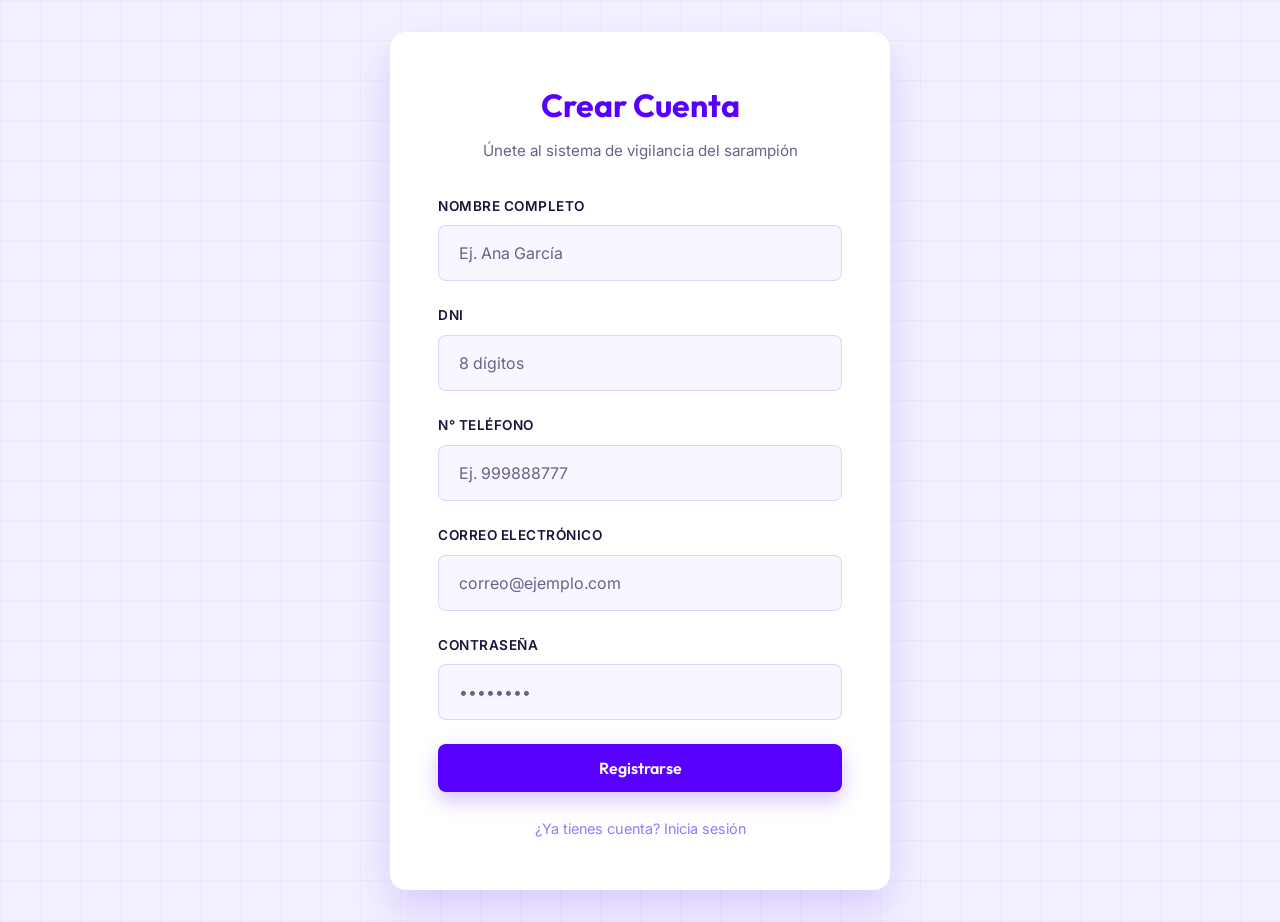
<file: register.html>
<!DOCTYPE html>
<html lang="es">
<head>
    <meta charset="UTF-8">
    <meta name="viewport" content="width=device-width, initial-scale=1.0">
    <title>SRP EXPRESS - Registro</title>
    <link rel="preconnect" href="https://fonts.googleapis.com">
    <link href="https://fonts.googleapis.com/css2?family=Inter:wght@300;400;500;600&family=Outfit:wght@600;700&display=swap" rel="stylesheet">
    <link rel="stylesheet" href="./css/all.css">
</head>
<body>
    <main class="login-wrapper" style="justify-content: center;">
        <div class="login-form-container" style="max-width: 500px;">
            <header style="margin-bottom: 2rem; text-align: center;">
                <h1 style="font-size: 2rem; color: var(--primary); margin-bottom: 0.5rem;">Crear Cuenta</h1>
                <p style="font-size: 0.95rem;">Únete al sistema de vigilancia del sarampión</p>
            </header>

            <form id="registerForm" novalidate>
                <div class="form-group">
                    <label for="name">NOMBRE COMPLETO</label>
                    <input type="text" id="name" name="name" placeholder="Ej. Ana García" required>
                </div>
                <div class="form-group">
                    <label for="dni">DNI</label>
                    <input type="text" id="dni" name="dni" placeholder="8 dígitos" maxlength="8" required>
                </div>
                <div class="form-group">
                    <label for="phone">N° TELÉFONO</label>
                    <input type="tel" id="phone" name="phone" placeholder="Ej. 999888777" maxlength="9" required>
                </div>
                <div class="form-group">
                    <label for="email">CORREO ELECTRÓNICO</label>
                    <input type="email" id="email" name="email" placeholder="correo@ejemplo.com" required>
                </div>
                <div class="form-group">
                    <label for="password">CONTRASEÑA</label>
                    <input type="password" id="password" name="password" placeholder="••••••••" required>
                </div>

                <div id="errorMessage" class="alert alert-error"></div>

                <button type="submit" id="btnSubmit" class="btn btn-primary btn-full">
                    Registrarse
                </button>
                <div style="text-align: center; margin-top: 1.5rem;">
                    <a href="./login.html" style="color: var(--primary-light); font-size: 0.9rem;">¿Ya tienes cuenta? Inicia sesión</a>
                </div>
            </form>
        </div>
    </main>
    <script type="module" src="./js/register.js"></script>
</body>
</html>
</file>
<file: css/all.css>
@import url('./base/variables.css');
@import url('./base/reset.css');
@import url('./base/typography.css');
@import url('./components/buttons.css');
@import url('./components/forms.css');
@import url('./components/alerts.css');
@import url('./layout/sidebar.css');
@import url('./views/login.css');
@import url('./views/landing.css');
@import url('./views/dashboard.css');
</file>
